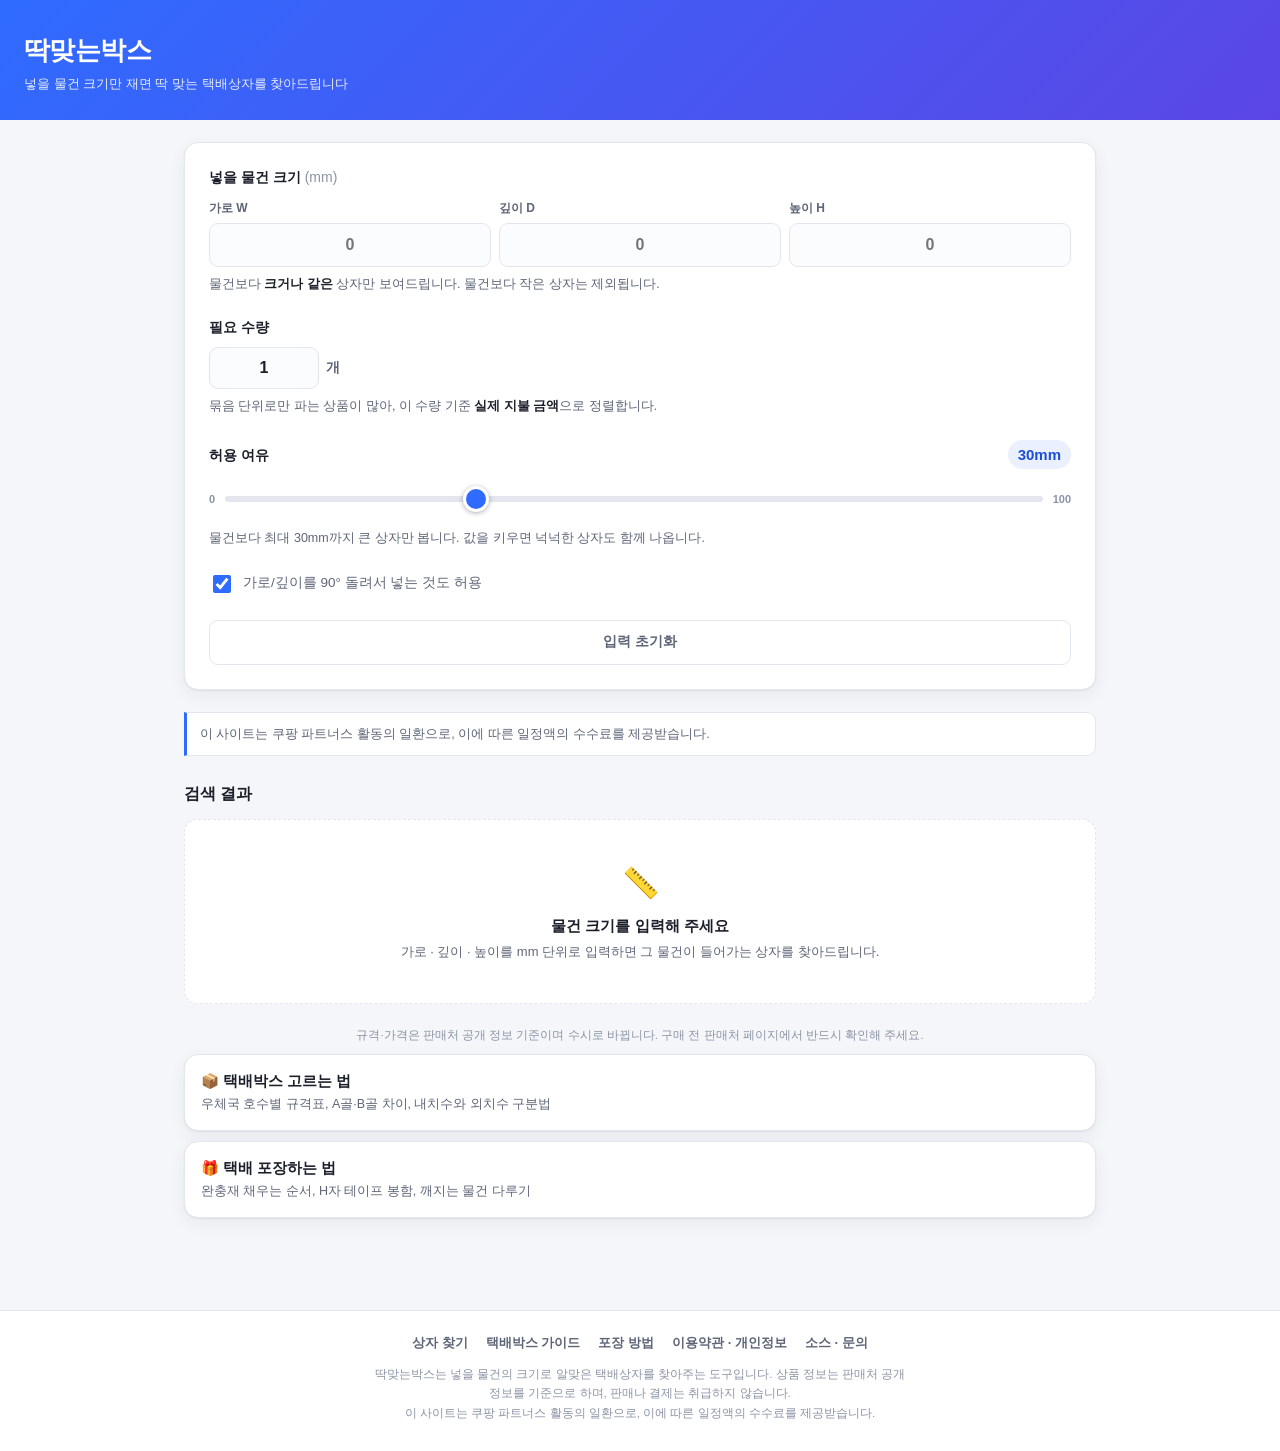
<file: index.html>
<!DOCTYPE html>
<html lang="ko">
<head>
    <meta charset="UTF-8">
    <meta name="viewport" content="width=device-width, initial-scale=1, viewport-fit=cover">
    <meta name="theme-color" content="#2f6bff">
    <title>딱맞는박스 — 물건 크기로 찾는 택배상자</title>
    <meta name="description" content="넣을 물건의 가로·깊이·높이만 입력하면 그 물건이 들어가는 국내 택배상자를 실구매 금액 순으로 비교해 드립니다.">
    <link rel="canonical" href="https://ttakmat-box.netlify.app/">
    <link rel="icon" href="./favicon.svg" type="image/svg+xml">

    <meta property="og:type" content="website">
    <meta property="og:site_name" content="딱맞는박스">
    <meta property="og:title" content="딱맞는박스 — 물건 크기로 찾는 택배상자">
    <meta property="og:description" content="넣을 물건 크기만 재면 딱 맞는 택배상자를 실구매 금액 순으로 찾아드립니다.">
    <meta property="og:url" content="https://ttakmat-box.netlify.app/">
    <meta name="twitter:card" content="summary">

    <link rel="stylesheet" href="./assets/css/style.css?v=4">
</head>
<body>

    <header class="app-header">
        <h1 class="app-header__title">딱맞는박스</h1>
        <p class="app-header__sub">넣을 물건 크기만 재면 딱 맞는 택배상자를 찾아드립니다</p>
    </header>

    <main class="app-main">

        <form class="panel" id="search-form" novalidate>

            <!-- 1. 물건 규격 입력 -->
            <fieldset class="field">
                <legend class="field__label">넣을 물건 크기 <span class="field__unit">(mm)</span></legend>
                <div class="dims">
                    <label class="dims__item">
                        <span class="dims__name">가로 W</span>
                        <input type="number" id="input-w" inputmode="numeric" pattern="[0-9]*"
                               min="1" max="2000" step="1" placeholder="0" autocomplete="off">
                    </label>
                    <label class="dims__item">
                        <span class="dims__name">깊이 D</span>
                        <input type="number" id="input-d" inputmode="numeric" pattern="[0-9]*"
                               min="1" max="2000" step="1" placeholder="0" autocomplete="off">
                    </label>
                    <label class="dims__item">
                        <span class="dims__name">높이 H</span>
                        <input type="number" id="input-h" inputmode="numeric" pattern="[0-9]*"
                               min="1" max="2000" step="1" placeholder="0" autocomplete="off">
                    </label>
                </div>
                <p class="guide">물건보다 <b>크거나 같은</b> 상자만 보여드립니다. 물건보다 작은 상자는 제외됩니다.</p>
                <p class="error-msg" id="input-error" role="alert"></p>
            </fieldset>

            <!-- 2. 필요 수량 -->
            <div class="field">
                <label class="field__label" for="input-qty">필요 수량</label>
                <div class="qty">
                    <input type="number" id="input-qty" inputmode="numeric" pattern="[0-9]*"
                           min="1" max="999" step="1" value="1" autocomplete="off">
                    <span class="qty__unit">개</span>
                </div>
                <p class="guide">묶음 단위로만 파는 상품이 많아, 이 수량 기준 <b>실제 지불 금액</b>으로 정렬합니다.</p>
            </div>

            <!-- 3. 여유 허용치 -->
            <div class="field">
                <div class="field__row">
                    <label class="field__label" for="margin-range">허용 여유</label>
                    <output class="field__output" id="margin-value" for="margin-range">30mm</output>
                </div>
                <div class="slider">
                    <span class="slider__end">0</span>
                    <input type="range" id="margin-range" min="0" max="100" step="5" value="30"
                           aria-describedby="margin-guide">
                    <span class="slider__end">100</span>
                </div>
                <p class="guide" id="margin-guide"></p>
            </div>

            <!-- 4. 회전 허용 -->
            <label class="check">
                <input type="checkbox" id="allow-swap" checked>
                <span>가로/깊이를 90° 돌려서 넣는 것도 허용</span>
            </label>

            <button type="button" class="btn-reset" id="reset-btn">입력 초기화</button>
        </form>

        <!--
            공정위 경제적 이해관계 표시.
            쿠팡 파트너스 최종 승인 심사에서 '이 문구'와 '실제 파트너스 링크'가
            한 화면에 함께 보이는 스크린샷을 요구하므로, 푸터가 아니라
            결과 목록 바로 위에 둔다. 절대 숨기거나 접지 말 것.
        -->
        <p class="affiliate-notice">
            이 사이트는 쿠팡 파트너스 활동의 일환으로, 이에 따른 일정액의 수수료를 제공받습니다.
        </p>

        <!-- 5. 결과 -->
        <section class="results" aria-live="polite">
            <div class="results__head">
                <h2 class="results__title">검색 결과</h2>
                <div class="summary" id="summary"></div>
                <button type="button" class="btn-share" id="share-btn" hidden>링크 복사</button>
            </div>
            <div id="results"></div>
        </section>

        <p class="disclaimer">
            규격·가격은 판매처 공개 정보 기준이며 수시로 바뀝니다. 구매 전 판매처 페이지에서 반드시 확인해 주세요.
        </p>

        <a class="guide-link" href="./guide.html">
            <span class="guide-link__title">📦 택배박스 고르는 법</span>
            <span class="guide-link__desc">우체국 호수별 규격표, A골·B골 차이, 내치수와 외치수 구분법</span>
        </a>

        <a class="guide-link" href="./pack.html">
            <span class="guide-link__title">🎁 택배 포장하는 법</span>
            <span class="guide-link__desc">완충재 채우는 순서, H자 테이프 봉함, 깨지는 물건 다루기</span>
        </a>

    </main>

    <footer class="site-footer">
        <nav class="site-footer__nav">
            <a href="./">상자 찾기</a>
            <a href="./guide.html">택배박스 가이드</a>
            <a href="./pack.html">포장 방법</a>
            <a href="./policy.html">이용약관 · 개인정보</a>
            <a href="https://github.com/dbtjd778/box-finder" target="_blank" rel="noopener noreferrer">소스 · 문의</a>
        </nav>
        <p class="site-footer__desc">
            딱맞는박스는 넣을 물건의 크기로 알맞은 택배상자를 찾아주는 도구입니다.
            상품 정보는 판매처 공개 정보를 기준으로 하며, 판매나 결제는 취급하지 않습니다.<br>
            이 사이트는 쿠팡 파트너스 활동의 일환으로, 이에 따른 일정액의 수수료를 제공받습니다.
        </p>
    </footer>

    <!-- ?v= 는 필수. index.html과 js가 따로 캐시되면 새 HTML + 옛 JS 조합이 만들어져
         제거된 DOM을 참조하다 스크립트가 통째로 죽는다. 구조를 바꿀 때 같이 올릴 것. -->
    <script type="module" src="./src/js/main.js?v=3"></script>
</body>
</html>
</file>
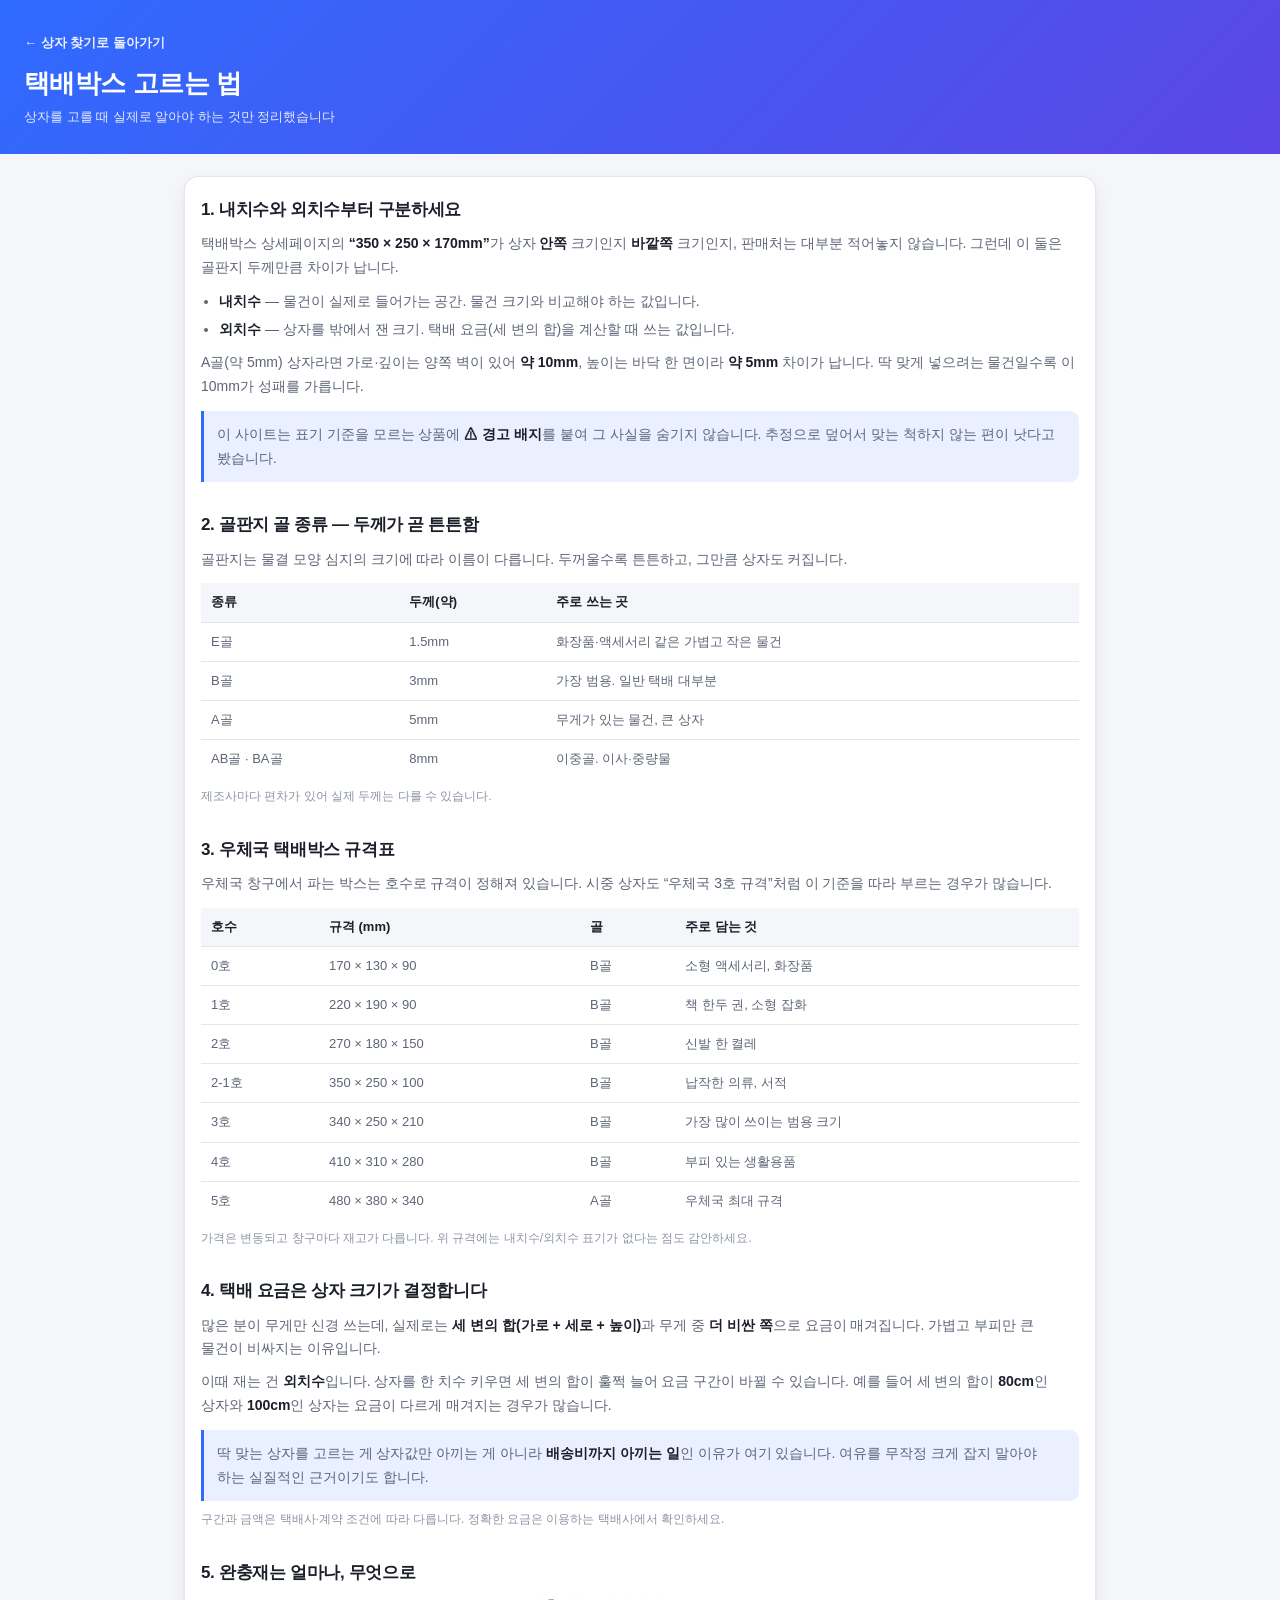
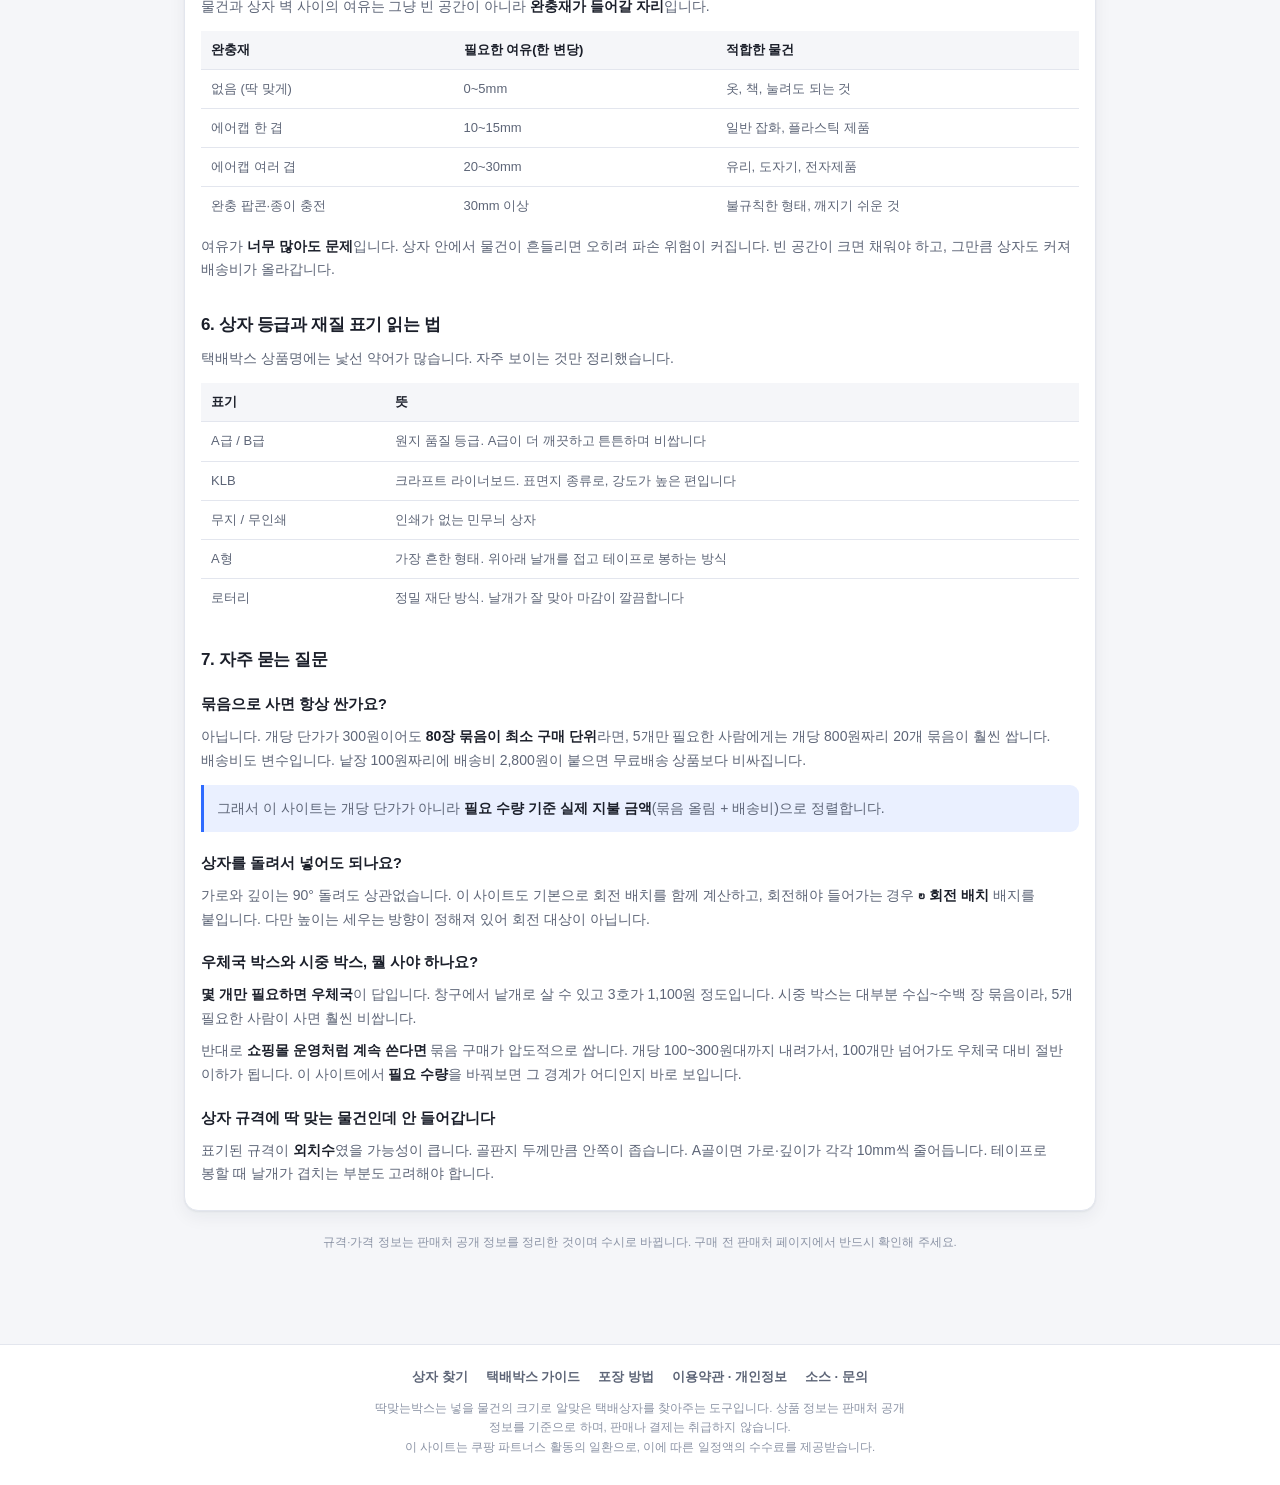
<file: guide.html>
<!DOCTYPE html>
<html lang="ko">
<head>
    <meta charset="UTF-8">
    <meta name="viewport" content="width=device-width, initial-scale=1, viewport-fit=cover">
    <meta name="theme-color" content="#2f6bff">
    <title>택배박스 고르는 법 — 규격 · 골 종류 · 자주 묻는 질문 | 딱맞는박스</title>
    <meta name="description" content="우체국 택배박스 호수별 규격표, 골판지 A골·B골·AB골 차이, 내치수와 외치수 구분법까지. 택배상자를 고를 때 실제로 알아야 하는 것만 정리했습니다.">
    <!-- Netlify가 링크를 확장자 없는 /guide 로 바꿔 서빙하므로 canonical도 그쪽에 맞춘다.
         /guide 와 /guide.html 이 둘 다 200을 주기 때문에 하나로 못박아야 중복으로 안 잡힌다. -->
    <link rel="canonical" href="https://ttakmat-box.netlify.app/guide">
    <link rel="icon" href="./favicon.svg" type="image/svg+xml">
    <link rel="stylesheet" href="./assets/css/style.css?v=4">
</head>
<body>

    <header class="app-header">
        <a class="app-header__back" href="./">← 상자 찾기로 돌아가기</a>
        <h1 class="app-header__title">택배박스 고르는 법</h1>
        <p class="app-header__sub">상자를 고를 때 실제로 알아야 하는 것만 정리했습니다</p>
    </header>

    <main class="app-main">

        <article class="prose">

            <h2>1. 내치수와 외치수부터 구분하세요</h2>
            <p>
                택배박스 상세페이지의 <b>“350 × 250 × 170mm”</b>가 상자 <b>안쪽</b> 크기인지 <b>바깥쪽</b> 크기인지,
                판매처는 대부분 적어놓지 않습니다. 그런데 이 둘은 골판지 두께만큼 차이가 납니다.
            </p>
            <ul>
                <li><b>내치수</b> — 물건이 실제로 들어가는 공간. 물건 크기와 비교해야 하는 값입니다.</li>
                <li><b>외치수</b> — 상자를 밖에서 잰 크기. 택배 요금(세 변의 합)을 계산할 때 쓰는 값입니다.</li>
            </ul>
            <p>
                A골(약 5mm) 상자라면 가로·깊이는 양쪽 벽이 있어 <b>약 10mm</b>, 높이는 바닥 한 면이라 <b>약 5mm</b> 차이가 납니다.
                딱 맞게 넣으려는 물건일수록 이 10mm가 성패를 가릅니다.
            </p>
            <p class="callout">
                이 사이트는 표기 기준을 모르는 상품에 <b>⚠ 경고 배지</b>를 붙여 그 사실을 숨기지 않습니다.
                추정으로 덮어서 맞는 척하지 않는 편이 낫다고 봤습니다.
            </p>

            <h2>2. 골판지 골 종류 — 두께가 곧 튼튼함</h2>
            <p>골판지는 물결 모양 심지의 크기에 따라 이름이 다릅니다. 두꺼울수록 튼튼하고, 그만큼 상자도 커집니다.</p>
            <div class="table-wrap">
                <table>
                    <thead>
                        <tr><th>종류</th><th>두께(약)</th><th>주로 쓰는 곳</th></tr>
                    </thead>
                    <tbody>
                        <tr><td>E골</td><td>1.5mm</td><td>화장품·액세서리 같은 가볍고 작은 물건</td></tr>
                        <tr><td>B골</td><td>3mm</td><td>가장 범용. 일반 택배 대부분</td></tr>
                        <tr><td>A골</td><td>5mm</td><td>무게가 있는 물건, 큰 상자</td></tr>
                        <tr><td>AB골 · BA골</td><td>8mm</td><td>이중골. 이사·중량물</td></tr>
                    </tbody>
                </table>
            </div>
            <p class="note">제조사마다 편차가 있어 실제 두께는 다를 수 있습니다.</p>

            <h2>3. 우체국 택배박스 규격표</h2>
            <p>우체국 창구에서 파는 박스는 호수로 규격이 정해져 있습니다. 시중 상자도 “우체국 3호 규격”처럼 이 기준을 따라 부르는 경우가 많습니다.</p>
            <div class="table-wrap">
                <table>
                    <thead>
                        <tr><th>호수</th><th>규격 (mm)</th><th>골</th><th>주로 담는 것</th></tr>
                    </thead>
                    <tbody>
                        <tr><td>0호</td><td>170 × 130 × 90</td><td>B골</td><td>소형 액세서리, 화장품</td></tr>
                        <tr><td>1호</td><td>220 × 190 × 90</td><td>B골</td><td>책 한두 권, 소형 잡화</td></tr>
                        <tr><td>2호</td><td>270 × 180 × 150</td><td>B골</td><td>신발 한 켤레</td></tr>
                        <tr><td>2-1호</td><td>350 × 250 × 100</td><td>B골</td><td>납작한 의류, 서적</td></tr>
                        <tr><td>3호</td><td>340 × 250 × 210</td><td>B골</td><td>가장 많이 쓰이는 범용 크기</td></tr>
                        <tr><td>4호</td><td>410 × 310 × 280</td><td>B골</td><td>부피 있는 생활용품</td></tr>
                        <tr><td>5호</td><td>480 × 380 × 340</td><td>A골</td><td>우체국 최대 규격</td></tr>
                    </tbody>
                </table>
            </div>
            <p class="note">
                가격은 변동되고 창구마다 재고가 다릅니다. 위 규격에는 내치수/외치수 표기가 없다는 점도 감안하세요.
            </p>

            <h2>4. 택배 요금은 상자 크기가 결정합니다</h2>
            <p>
                많은 분이 무게만 신경 쓰는데, 실제로는 <b>세 변의 합(가로 + 세로 + 높이)</b>과 무게 중
                <b>더 비싼 쪽</b>으로 요금이 매겨집니다. 가볍고 부피만 큰 물건이 비싸지는 이유입니다.
            </p>
            <p>
                이때 재는 건 <b>외치수</b>입니다. 상자를 한 치수 키우면 세 변의 합이 훌쩍 늘어 요금 구간이 바뀔 수 있습니다.
                예를 들어 세 변의 합이 <b>80cm</b>인 상자와 <b>100cm</b>인 상자는 요금이 다르게 매겨지는 경우가 많습니다.
            </p>
            <p class="callout">
                딱 맞는 상자를 고르는 게 상자값만 아끼는 게 아니라 <b>배송비까지 아끼는 일</b>인 이유가 여기 있습니다.
                여유를 무작정 크게 잡지 말아야 하는 실질적인 근거이기도 합니다.
            </p>
            <p class="note">
                구간과 금액은 택배사·계약 조건에 따라 다릅니다. 정확한 요금은 이용하는 택배사에서 확인하세요.
            </p>

            <h2>5. 완충재는 얼마나, 무엇으로</h2>
            <p>물건과 상자 벽 사이의 여유는 그냥 빈 공간이 아니라 <b>완충재가 들어갈 자리</b>입니다.</p>
            <div class="table-wrap">
                <table>
                    <thead>
                        <tr><th>완충재</th><th>필요한 여유(한 변당)</th><th>적합한 물건</th></tr>
                    </thead>
                    <tbody>
                        <tr><td>없음 (딱 맞게)</td><td>0~5mm</td><td>옷, 책, 눌려도 되는 것</td></tr>
                        <tr><td>에어캡 한 겹</td><td>10~15mm</td><td>일반 잡화, 플라스틱 제품</td></tr>
                        <tr><td>에어캡 여러 겹</td><td>20~30mm</td><td>유리, 도자기, 전자제품</td></tr>
                        <tr><td>완충 팝콘·종이 충전</td><td>30mm 이상</td><td>불규칙한 형태, 깨지기 쉬운 것</td></tr>
                    </tbody>
                </table>
            </div>
            <p>
                여유가 <b>너무 많아도 문제</b>입니다. 상자 안에서 물건이 흔들리면 오히려 파손 위험이 커집니다.
                빈 공간이 크면 채워야 하고, 그만큼 상자도 커져 배송비가 올라갑니다.
            </p>

            <h2>6. 상자 등급과 재질 표기 읽는 법</h2>
            <p>택배박스 상품명에는 낯선 약어가 많습니다. 자주 보이는 것만 정리했습니다.</p>
            <div class="table-wrap">
                <table>
                    <thead>
                        <tr><th>표기</th><th>뜻</th></tr>
                    </thead>
                    <tbody>
                        <tr><td>A급 / B급</td><td>원지 품질 등급. A급이 더 깨끗하고 튼튼하며 비쌉니다</td></tr>
                        <tr><td>KLB</td><td>크라프트 라이너보드. 표면지 종류로, 강도가 높은 편입니다</td></tr>
                        <tr><td>무지 / 무인쇄</td><td>인쇄가 없는 민무늬 상자</td></tr>
                        <tr><td>A형</td><td>가장 흔한 형태. 위아래 날개를 접고 테이프로 봉하는 방식</td></tr>
                        <tr><td>로터리</td><td>정밀 재단 방식. 날개가 잘 맞아 마감이 깔끔합니다</td></tr>
                    </tbody>
                </table>
            </div>

            <h2>7. 자주 묻는 질문</h2>

            <h3>묶음으로 사면 항상 싼가요?</h3>
            <p>
                아닙니다. 개당 단가가 300원이어도 <b>80장 묶음이 최소 구매 단위</b>라면, 5개만 필요한 사람에게는
                개당 800원짜리 20개 묶음이 훨씬 쌉니다. 배송비도 변수입니다. 낱장 100원짜리에 배송비 2,800원이 붙으면
                무료배송 상품보다 비싸집니다.
            </p>
            <p class="callout">
                그래서 이 사이트는 개당 단가가 아니라 <b>필요 수량 기준 실제 지불 금액</b>(묶음 올림 + 배송비)으로 정렬합니다.
            </p>

            <h3>상자를 돌려서 넣어도 되나요?</h3>
            <p>
                가로와 깊이는 90° 돌려도 상관없습니다. 이 사이트도 기본으로 회전 배치를 함께 계산하고,
                회전해야 들어가는 경우 <b>↻ 회전 배치</b> 배지를 붙입니다. 다만 높이는 세우는 방향이 정해져 있어 회전 대상이 아닙니다.
            </p>

            <h3>우체국 박스와 시중 박스, 뭘 사야 하나요?</h3>
            <p>
                <b>몇 개만 필요하면 우체국</b>이 답입니다. 창구에서 낱개로 살 수 있고 3호가 1,100원 정도입니다.
                시중 박스는 대부분 수십~수백 장 묶음이라, 5개 필요한 사람이 사면 훨씬 비쌉니다.
            </p>
            <p>
                반대로 <b>쇼핑몰 운영처럼 계속 쓴다면</b> 묶음 구매가 압도적으로 쌉니다.
                개당 100~300원대까지 내려가서, 100개만 넘어가도 우체국 대비 절반 이하가 됩니다.
                이 사이트에서 <b>필요 수량</b>을 바꿔보면 그 경계가 어디인지 바로 보입니다.
            </p>

            <h3>상자 규격에 딱 맞는 물건인데 안 들어갑니다</h3>
            <p>
                표기된 규격이 <b>외치수</b>였을 가능성이 큽니다. 골판지 두께만큼 안쪽이 좁습니다.
                A골이면 가로·깊이가 각각 10mm씩 줄어듭니다. 테이프로 봉할 때 날개가 겹치는 부분도 고려해야 합니다.
            </p>

        </article>

        <p class="disclaimer">
            규격·가격 정보는 판매처 공개 정보를 정리한 것이며 수시로 바뀝니다. 구매 전 판매처 페이지에서 반드시 확인해 주세요.
        </p>

    </main>

    <footer class="site-footer">
        <nav class="site-footer__nav">
            <a href="./">상자 찾기</a>
            <a href="./guide.html">택배박스 가이드</a>
            <a href="./pack.html">포장 방법</a>
            <a href="./policy.html">이용약관 · 개인정보</a>
            <a href="https://github.com/dbtjd778/box-finder" target="_blank" rel="noopener noreferrer">소스 · 문의</a>
        </nav>
        <p class="site-footer__desc">
            딱맞는박스는 넣을 물건의 크기로 알맞은 택배상자를 찾아주는 도구입니다.
            상품 정보는 판매처 공개 정보를 기준으로 하며, 판매나 결제는 취급하지 않습니다.<br>
            이 사이트는 쿠팡 파트너스 활동의 일환으로, 이에 따른 일정액의 수수료를 제공받습니다.
        </p>
    </footer>

</body>
</html>
</file>
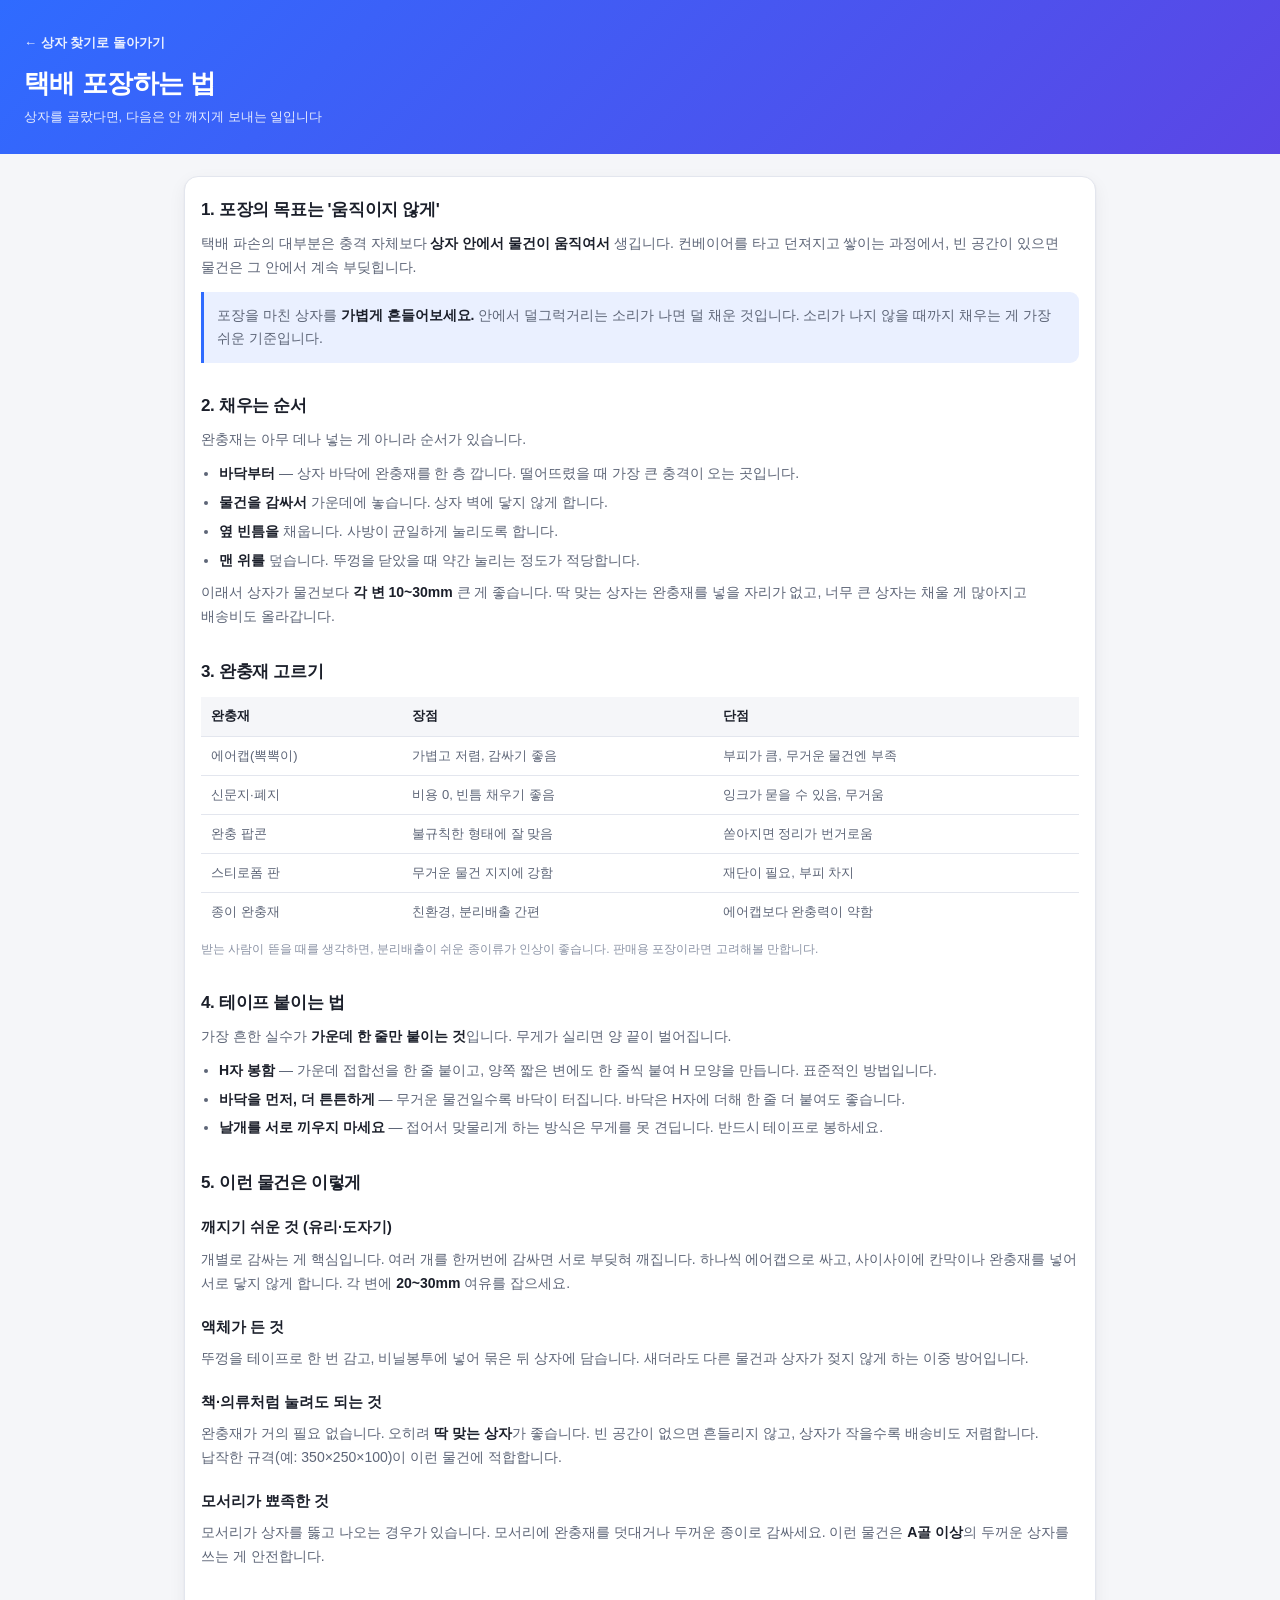
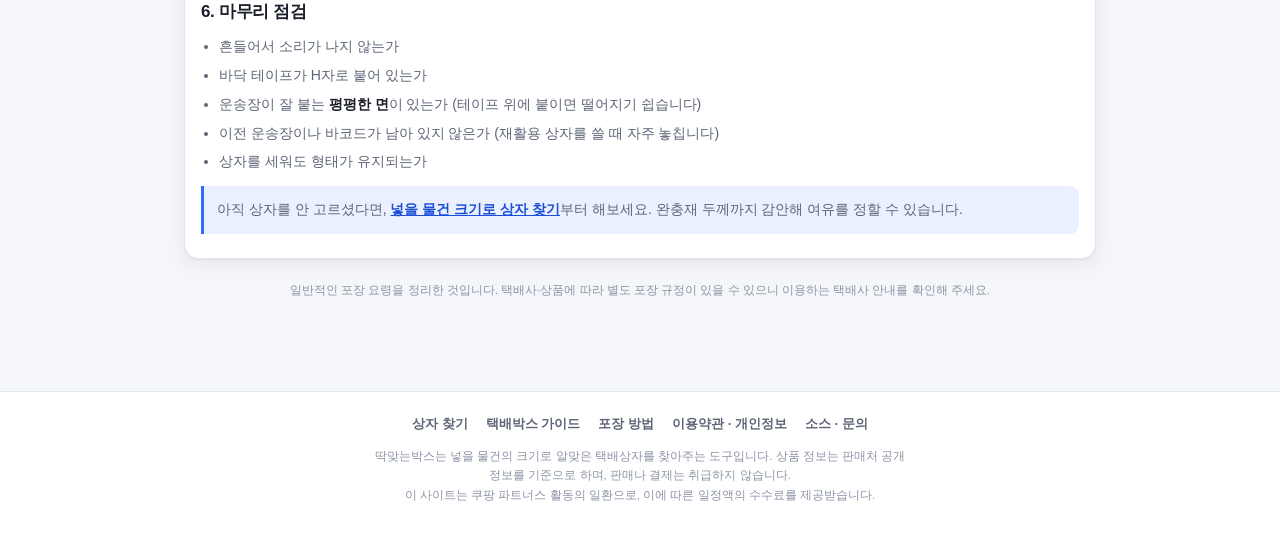
<file: pack.html>
<!DOCTYPE html>
<html lang="ko">
<head>
    <meta charset="UTF-8">
    <meta name="viewport" content="width=device-width, initial-scale=1, viewport-fit=cover">
    <meta name="theme-color" content="#2f6bff">
    <title>택배 포장하는 법 — 완충재 · 테이프 · 파손 방지 | 딱맞는박스</title>
    <meta name="description" content="상자를 골랐다면 다음은 포장입니다. 완충재 채우는 순서, 테이프 붙이는 방법, 깨지기 쉬운 물건 다루는 법과 흔한 실수까지 정리했습니다.">
    <link rel="canonical" href="https://ttakmat-box.netlify.app/pack">
    <link rel="icon" href="./favicon.svg" type="image/svg+xml">
    <link rel="stylesheet" href="./assets/css/style.css?v=4">
</head>
<body>

    <header class="app-header">
        <a class="app-header__back" href="./">← 상자 찾기로 돌아가기</a>
        <h1 class="app-header__title">택배 포장하는 법</h1>
        <p class="app-header__sub">상자를 골랐다면, 다음은 안 깨지게 보내는 일입니다</p>
    </header>

    <main class="app-main">

        <article class="prose">

            <h2>1. 포장의 목표는 '움직이지 않게'</h2>
            <p>
                택배 파손의 대부분은 충격 자체보다 <b>상자 안에서 물건이 움직여서</b> 생깁니다.
                컨베이어를 타고 던져지고 쌓이는 과정에서, 빈 공간이 있으면 물건은 그 안에서 계속 부딪힙니다.
            </p>
            <p class="callout">
                포장을 마친 상자를 <b>가볍게 흔들어보세요.</b> 안에서 덜그럭거리는 소리가 나면 덜 채운 것입니다.
                소리가 나지 않을 때까지 채우는 게 가장 쉬운 기준입니다.
            </p>

            <h2>2. 채우는 순서</h2>
            <p>완충재는 아무 데나 넣는 게 아니라 순서가 있습니다.</p>
            <ul>
                <li><b>바닥부터</b> — 상자 바닥에 완충재를 한 층 깝니다. 떨어뜨렸을 때 가장 큰 충격이 오는 곳입니다.</li>
                <li><b>물건을 감싸서</b> 가운데에 놓습니다. 상자 벽에 닿지 않게 합니다.</li>
                <li><b>옆 빈틈을</b> 채웁니다. 사방이 균일하게 눌리도록 합니다.</li>
                <li><b>맨 위를</b> 덮습니다. 뚜껑을 닫았을 때 약간 눌리는 정도가 적당합니다.</li>
            </ul>
            <p>
                이래서 상자가 물건보다 <b>각 변 10~30mm</b> 큰 게 좋습니다.
                딱 맞는 상자는 완충재를 넣을 자리가 없고, 너무 큰 상자는 채울 게 많아지고 배송비도 올라갑니다.
            </p>

            <h2>3. 완충재 고르기</h2>
            <div class="table-wrap">
                <table>
                    <thead>
                        <tr><th>완충재</th><th>장점</th><th>단점</th></tr>
                    </thead>
                    <tbody>
                        <tr><td>에어캡(뽁뽁이)</td><td>가볍고 저렴, 감싸기 좋음</td><td>부피가 큼, 무거운 물건엔 부족</td></tr>
                        <tr><td>신문지·폐지</td><td>비용 0, 빈틈 채우기 좋음</td><td>잉크가 묻을 수 있음, 무거움</td></tr>
                        <tr><td>완충 팝콘</td><td>불규칙한 형태에 잘 맞음</td><td>쏟아지면 정리가 번거로움</td></tr>
                        <tr><td>스티로폼 판</td><td>무거운 물건 지지에 강함</td><td>재단이 필요, 부피 차지</td></tr>
                        <tr><td>종이 완충재</td><td>친환경, 분리배출 간편</td><td>에어캡보다 완충력이 약함</td></tr>
                    </tbody>
                </table>
            </div>
            <p class="note">
                받는 사람이 뜯을 때를 생각하면, 분리배출이 쉬운 종이류가 인상이 좋습니다.
                판매용 포장이라면 고려해볼 만합니다.
            </p>

            <h2>4. 테이프 붙이는 법</h2>
            <p>
                가장 흔한 실수가 <b>가운데 한 줄만 붙이는 것</b>입니다. 무게가 실리면 양 끝이 벌어집니다.
            </p>
            <ul>
                <li><b>H자 봉함</b> — 가운데 접합선을 한 줄 붙이고, 양쪽 짧은 변에도 한 줄씩 붙여 H 모양을 만듭니다. 표준적인 방법입니다.</li>
                <li><b>바닥을 먼저, 더 튼튼하게</b> — 무거운 물건일수록 바닥이 터집니다. 바닥은 H자에 더해 한 줄 더 붙여도 좋습니다.</li>
                <li><b>날개를 서로 끼우지 마세요</b> — 접어서 맞물리게 하는 방식은 무게를 못 견딥니다. 반드시 테이프로 봉하세요.</li>
            </ul>

            <h2>5. 이런 물건은 이렇게</h2>

            <h3>깨지기 쉬운 것 (유리·도자기)</h3>
            <p>
                개별로 감싸는 게 핵심입니다. 여러 개를 한꺼번에 감싸면 서로 부딪혀 깨집니다.
                하나씩 에어캡으로 싸고, 사이사이에 칸막이나 완충재를 넣어 서로 닿지 않게 합니다.
                각 변에 <b>20~30mm</b> 여유를 잡으세요.
            </p>

            <h3>액체가 든 것</h3>
            <p>
                뚜껑을 테이프로 한 번 감고, 비닐봉투에 넣어 묶은 뒤 상자에 담습니다.
                새더라도 다른 물건과 상자가 젖지 않게 하는 이중 방어입니다.
            </p>

            <h3>책·의류처럼 눌려도 되는 것</h3>
            <p>
                완충재가 거의 필요 없습니다. 오히려 <b>딱 맞는 상자</b>가 좋습니다.
                빈 공간이 없으면 흔들리지 않고, 상자가 작을수록 배송비도 저렴합니다.
                납작한 규격(예: 350×250×100)이 이런 물건에 적합합니다.
            </p>

            <h3>모서리가 뾰족한 것</h3>
            <p>
                모서리가 상자를 뚫고 나오는 경우가 있습니다. 모서리에 완충재를 덧대거나 두꺼운 종이로 감싸세요.
                이런 물건은 <b>A골 이상</b>의 두꺼운 상자를 쓰는 게 안전합니다.
            </p>

            <h2>6. 마무리 점검</h2>
            <ul>
                <li>흔들어서 소리가 나지 않는가</li>
                <li>바닥 테이프가 H자로 붙어 있는가</li>
                <li>운송장이 잘 붙는 <b>평평한 면</b>이 있는가 (테이프 위에 붙이면 떨어지기 쉽습니다)</li>
                <li>이전 운송장이나 바코드가 남아 있지 않은가 (재활용 상자를 쓸 때 자주 놓칩니다)</li>
                <li>상자를 세워도 형태가 유지되는가</li>
            </ul>
            <p class="callout">
                아직 상자를 안 고르셨다면, <a class="inline-link" href="./">넣을 물건 크기로 상자 찾기</a>부터 해보세요.
                완충재 두께까지 감안해 여유를 정할 수 있습니다.
            </p>

        </article>

        <p class="disclaimer">
            일반적인 포장 요령을 정리한 것입니다. 택배사·상품에 따라 별도 포장 규정이 있을 수 있으니 이용하는 택배사 안내를 확인해 주세요.
        </p>

    </main>

    <footer class="site-footer">
        <nav class="site-footer__nav">
            <a href="./">상자 찾기</a>
            <a href="./guide.html">택배박스 가이드</a>
            <a href="./pack.html">포장 방법</a>
            <a href="./policy.html">이용약관 · 개인정보</a>
            <a href="https://github.com/dbtjd778/box-finder" target="_blank" rel="noopener noreferrer">소스 · 문의</a>
        </nav>
        <p class="site-footer__desc">
            딱맞는박스는 넣을 물건의 크기로 알맞은 택배상자를 찾아주는 도구입니다.
            상품 정보는 판매처 공개 정보를 기준으로 하며, 판매나 결제는 취급하지 않습니다.<br>
            이 사이트는 쿠팡 파트너스 활동의 일환으로, 이에 따른 일정액의 수수료를 제공받습니다.
        </p>
    </footer>

</body>
</html>
</file>
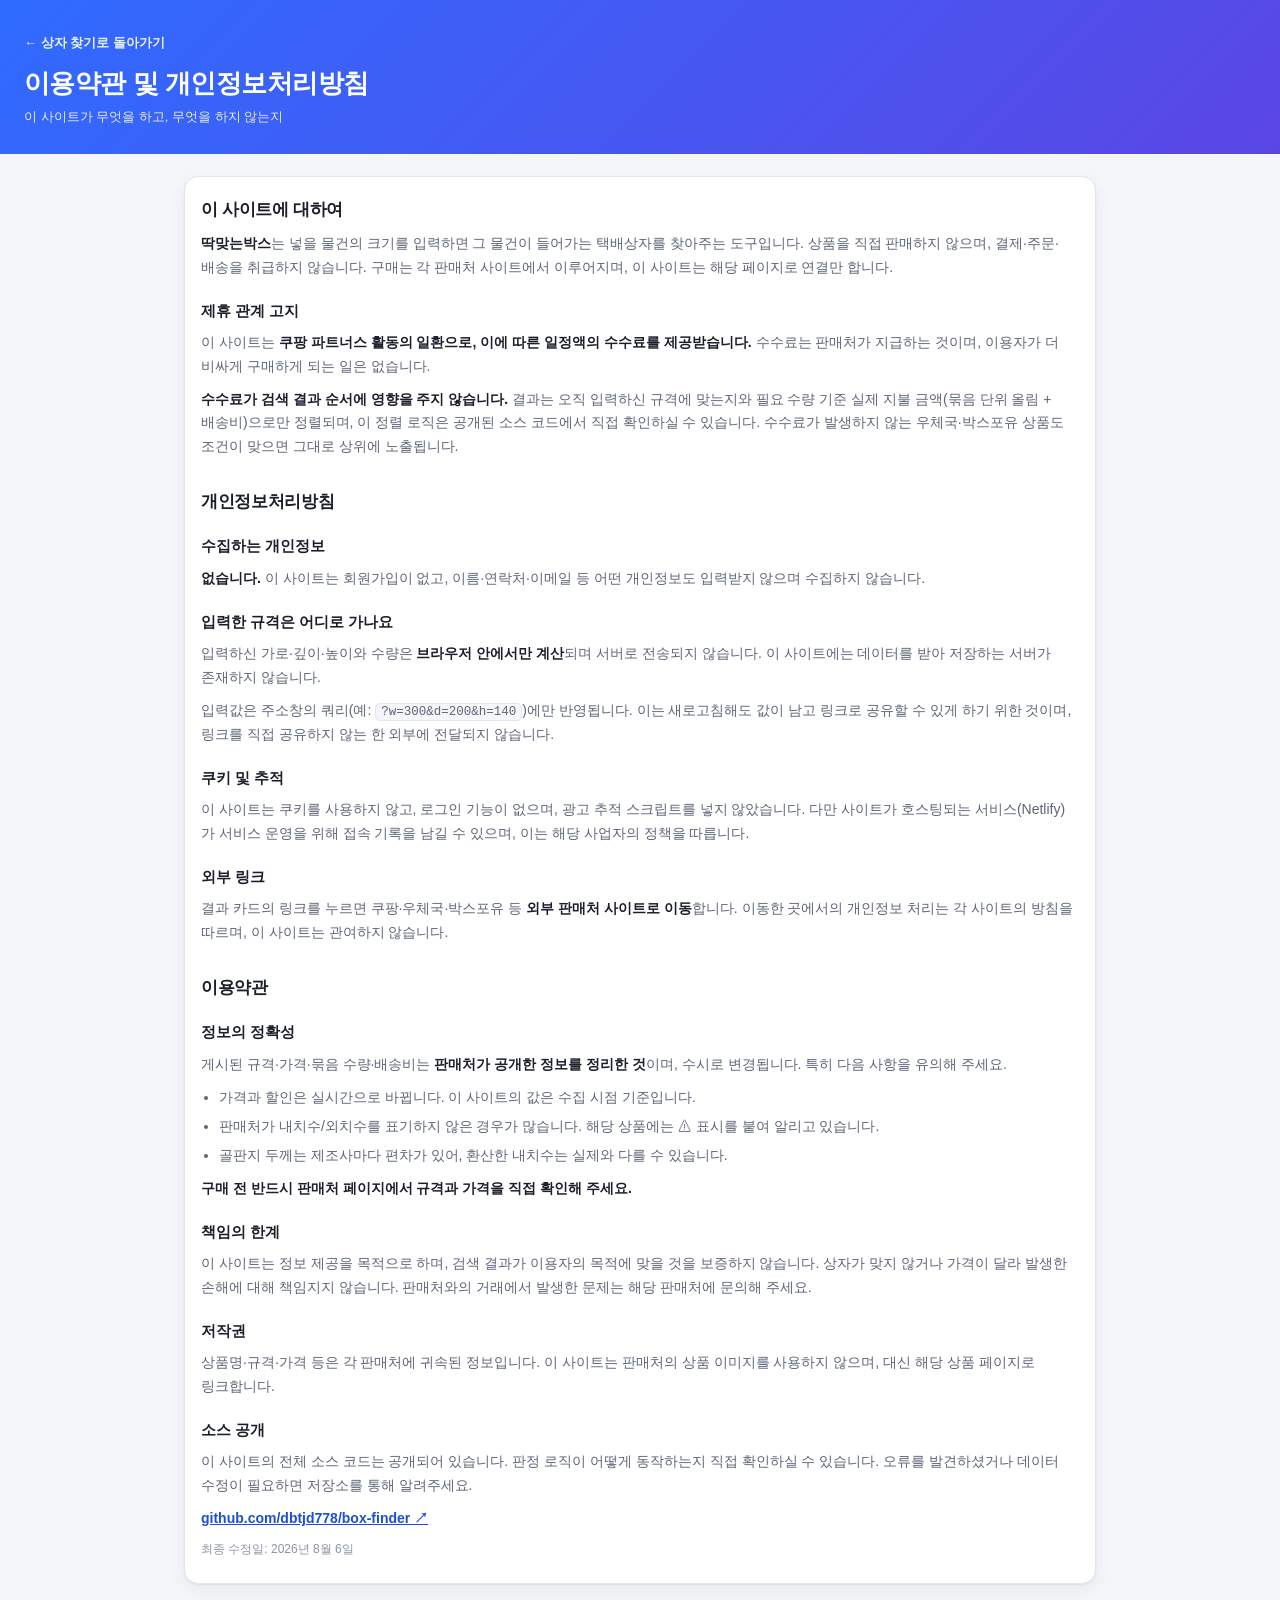
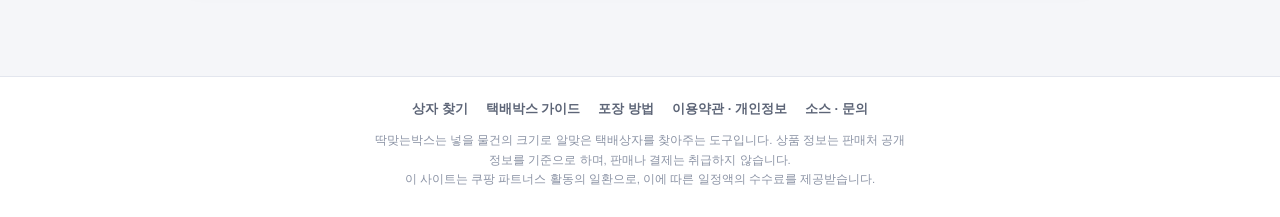
<file: policy.html>
<!DOCTYPE html>
<html lang="ko">
<head>
    <meta charset="UTF-8">
    <meta name="viewport" content="width=device-width, initial-scale=1, viewport-fit=cover">
    <meta name="theme-color" content="#2f6bff">
    <title>이용약관 및 개인정보처리방침 | 딱맞는박스</title>
    <meta name="description" content="딱맞는박스의 이용약관과 개인정보처리방침입니다. 이 사이트는 회원가입이 없고 어떤 개인정보도 수집하지 않습니다.">
    <link rel="canonical" href="https://ttakmat-box.netlify.app/policy">
    <link rel="icon" href="./favicon.svg" type="image/svg+xml">
    <link rel="stylesheet" href="./assets/css/style.css?v=4">
</head>
<body>

    <header class="app-header">
        <a class="app-header__back" href="./">← 상자 찾기로 돌아가기</a>
        <h1 class="app-header__title">이용약관 및 개인정보처리방침</h1>
        <p class="app-header__sub">이 사이트가 무엇을 하고, 무엇을 하지 않는지</p>
    </header>

    <main class="app-main">

        <article class="prose">

            <h2>이 사이트에 대하여</h2>
            <p>
                <b>딱맞는박스</b>는 넣을 물건의 크기를 입력하면 그 물건이 들어가는 택배상자를 찾아주는 도구입니다.
                상품을 직접 판매하지 않으며, 결제·주문·배송을 취급하지 않습니다.
                구매는 각 판매처 사이트에서 이루어지며, 이 사이트는 해당 페이지로 연결만 합니다.
            </p>

            <h3>제휴 관계 고지</h3>
            <p>
                이 사이트는 <b>쿠팡 파트너스 활동의 일환으로, 이에 따른 일정액의 수수료를 제공받습니다.</b>
                수수료는 판매처가 지급하는 것이며, 이용자가 더 비싸게 구매하게 되는 일은 없습니다.
            </p>
            <p>
                <b>수수료가 검색 결과 순서에 영향을 주지 않습니다.</b> 결과는 오직 입력하신 규격에 맞는지와
                필요 수량 기준 실제 지불 금액(묶음 단위 올림 + 배송비)으로만 정렬되며, 이 정렬 로직은
                공개된 소스 코드에서 직접 확인하실 수 있습니다.
                수수료가 발생하지 않는 우체국·박스포유 상품도 조건이 맞으면 그대로 상위에 노출됩니다.
            </p>

            <h2>개인정보처리방침</h2>

            <h3>수집하는 개인정보</h3>
            <p>
                <b>없습니다.</b> 이 사이트는 회원가입이 없고, 이름·연락처·이메일 등 어떤 개인정보도 입력받지 않으며 수집하지 않습니다.
            </p>

            <h3>입력한 규격은 어디로 가나요</h3>
            <p>
                입력하신 가로·깊이·높이와 수량은 <b>브라우저 안에서만 계산</b>되며 서버로 전송되지 않습니다.
                이 사이트에는 데이터를 받아 저장하는 서버가 존재하지 않습니다.
            </p>
            <p>
                입력값은 주소창의 쿼리(예: <code>?w=300&amp;d=200&amp;h=140</code>)에만 반영됩니다.
                이는 새로고침해도 값이 남고 링크로 공유할 수 있게 하기 위한 것이며, 링크를 직접 공유하지 않는 한 외부에 전달되지 않습니다.
            </p>

            <h3>쿠키 및 추적</h3>
            <p>
                이 사이트는 쿠키를 사용하지 않고, 로그인 기능이 없으며, 광고 추적 스크립트를 넣지 않았습니다.
                다만 사이트가 호스팅되는 서비스(Netlify)가 서비스 운영을 위해 접속 기록을 남길 수 있으며,
                이는 해당 사업자의 정책을 따릅니다.
            </p>

            <h3>외부 링크</h3>
            <p>
                결과 카드의 링크를 누르면 쿠팡·우체국·박스포유 등 <b>외부 판매처 사이트로 이동</b>합니다.
                이동한 곳에서의 개인정보 처리는 각 사이트의 방침을 따르며, 이 사이트는 관여하지 않습니다.
            </p>

            <h2>이용약관</h2>

            <h3>정보의 정확성</h3>
            <p>
                게시된 규격·가격·묶음 수량·배송비는 <b>판매처가 공개한 정보를 정리한 것</b>이며, 수시로 변경됩니다.
                특히 다음 사항을 유의해 주세요.
            </p>
            <ul>
                <li>가격과 할인은 실시간으로 바뀝니다. 이 사이트의 값은 수집 시점 기준입니다.</li>
                <li>판매처가 내치수/외치수를 표기하지 않은 경우가 많습니다. 해당 상품에는 ⚠ 표시를 붙여 알리고 있습니다.</li>
                <li>골판지 두께는 제조사마다 편차가 있어, 환산한 내치수는 실제와 다를 수 있습니다.</li>
            </ul>
            <p>
                <b>구매 전 반드시 판매처 페이지에서 규격과 가격을 직접 확인해 주세요.</b>
            </p>

            <h3>책임의 한계</h3>
            <p>
                이 사이트는 정보 제공을 목적으로 하며, 검색 결과가 이용자의 목적에 맞을 것을 보증하지 않습니다.
                상자가 맞지 않거나 가격이 달라 발생한 손해에 대해 책임지지 않습니다.
                판매처와의 거래에서 발생한 문제는 해당 판매처에 문의해 주세요.
            </p>

            <h3>저작권</h3>
            <p>
                상품명·규격·가격 등은 각 판매처에 귀속된 정보입니다.
                이 사이트는 판매처의 상품 이미지를 사용하지 않으며, 대신 해당 상품 페이지로 링크합니다.
            </p>

            <h3>소스 공개</h3>
            <p>
                이 사이트의 전체 소스 코드는 공개되어 있습니다. 판정 로직이 어떻게 동작하는지 직접 확인하실 수 있습니다.
                오류를 발견하셨거나 데이터 수정이 필요하면 저장소를 통해 알려주세요.
            </p>
            <p>
                <a class="inline-link" href="https://github.com/dbtjd778/box-finder" target="_blank" rel="noopener noreferrer">
                    github.com/dbtjd778/box-finder ↗
                </a>
            </p>

            <p class="note">최종 수정일: 2026년 8월 6일</p>

        </article>

    </main>

    <footer class="site-footer">
        <nav class="site-footer__nav">
            <a href="./">상자 찾기</a>
            <a href="./guide.html">택배박스 가이드</a>
            <a href="./pack.html">포장 방법</a>
            <a href="./policy.html">이용약관 · 개인정보</a>
            <a href="https://github.com/dbtjd778/box-finder" target="_blank" rel="noopener noreferrer">소스 · 문의</a>
        </nav>
        <p class="site-footer__desc">
            딱맞는박스는 넣을 물건의 크기로 알맞은 택배상자를 찾아주는 도구입니다.
            상품 정보는 판매처 공개 정보를 기준으로 하며, 판매나 결제는 취급하지 않습니다.<br>
            이 사이트는 쿠팡 파트너스 활동의 일환으로, 이에 따른 일정액의 수수료를 제공받습니다.
        </p>
    </footer>

</body>
</html>
</file>
<file: assets/css/style.css>
/* ============================================================
   딱맞는박스 — Mobile First
   기준 폭 360px에서 설계하고 640px / 960px에서 확장한다.
   ============================================================ */

:root {
    --brand: #2f6bff;
    --brand-dark: #1c4fd8;
    --brand-soft: #eaf0ff;

    --bg: #f5f6f9;
    --surface: #ffffff;
    --line: #e3e6ee;

    --text: #1b1f2a;
    --text-sub: #5d6577;
    --text-mute: #8b93a5;

    --ok: #12855f;
    --ok-soft: #e3f6ee;
    --warn: #b5610a;
    --warn-soft: #fdf0e0;
    --danger: #cf3350;

    --radius: 14px;
    --radius-sm: 9px;
    --shadow: 0 1px 2px rgba(20, 26, 45, .06), 0 6px 18px rgba(20, 26, 45, .06);
}

* { box-sizing: border-box; }

html { -webkit-text-size-adjust: 100%; }

body {
    margin: 0;
    background: var(--bg);
    color: var(--text);
    font-family: "Pretendard", -apple-system, BlinkMacSystemFont, "Segoe UI",
                 "Malgun Gothic", "Apple SD Gothic Neo", sans-serif;
    font-size: 15px;
    line-height: 1.55;
    word-break: keep-all;
}

h1, h2, h3, p, figure, fieldset, legend { margin: 0; }
fieldset { border: 0; padding: 0; min-inline-size: 0; }
button { font: inherit; cursor: pointer; }

/* ---------------- 헤더 ---------------- */

.app-header {
    padding: 22px 16px 18px;
    background: linear-gradient(135deg, var(--brand) 0%, #5b46e5 100%);
    color: #fff;
}

.app-header__title {
    font-size: 21px;
    font-weight: 800;
    letter-spacing: -.02em;
}

.app-header__sub {
    margin-top: 4px;
    font-size: 13px;
    opacity: .88;
}

.app-main {
    max-width: 960px;
    margin: 0 auto;
    padding: 16px 16px calc(40px + env(safe-area-inset-bottom));
}

/* ---------------- 입력 패널 ---------------- */

.panel {
    display: grid;
    gap: 20px;
    padding: 18px 16px;
    background: var(--surface);
    border: 1px solid var(--line);
    border-radius: var(--radius);
    box-shadow: var(--shadow);
}

.field__label {
    display: block;
    font-size: 14px;
    font-weight: 700;
    color: var(--text);
    padding: 0;
}

.field__unit {
    font-weight: 500;
    color: var(--text-mute);
}

.field__row {
    display: flex;
    align-items: baseline;
    justify-content: space-between;
    margin-bottom: 8px;
}

.field__output {
    padding: 3px 10px;
    border-radius: 999px;
    background: var(--brand-soft);
    font-size: 15px;
    font-weight: 800;
    color: var(--brand-dark);
    font-variant-numeric: tabular-nums;
}

.guide {
    margin-top: 8px;
    font-size: 12.5px;
    line-height: 1.5;
    color: var(--text-sub);
}

.guide b { color: var(--text); }

/* ---------------- 규격 입력 ---------------- */

.dims {
    display: grid;
    grid-template-columns: repeat(3, 1fr);
    gap: 8px;
    margin-top: 10px;
}

.dims__item { display: block; }

.dims__name {
    display: block;
    margin-bottom: 5px;
    font-size: 12px;
    font-weight: 600;
    color: var(--text-sub);
}

.dims__item input {
    width: 100%;
    padding: 12px 10px;
    border: 1.5px solid var(--line);
    border-radius: var(--radius-sm);
    background: #fbfcfe;
    color: var(--text);
    /* 16px 미만이면 iOS Safari가 포커스 시 화면을 확대한다 */
    font-size: 16px;
    font-weight: 700;
    text-align: center;
    -moz-appearance: textfield;
}

.dims__item input::-webkit-outer-spin-button,
.dims__item input::-webkit-inner-spin-button {
    -webkit-appearance: none;
    margin: 0;
}

.dims__item input:focus {
    outline: none;
    border-color: var(--brand);
    background: #fff;
}

.error-msg {
    margin-top: 8px;
    font-size: 12.5px;
    color: var(--danger);
    min-height: 1em;
}

.error-msg:empty { margin-top: 0; min-height: 0; }

/* ---------------- 슬라이더 / 체크박스 ---------------- */

/* 기본 range는 손잡이가 작아 모바일에서 잡히지도, 움직이는 게 보이지도 않는다.
   트랙과 손잡이를 직접 그리고 터치 타겟을 44px로 키운다. */

.slider {
    display: flex;
    align-items: center;
    gap: 10px;
    margin-top: 4px;
}

.slider__end {
    flex: none;
    font-size: 11px;
    font-weight: 600;
    color: var(--text-mute);
}

input[type="range"] {
    flex: 1;
    min-width: 0;
    height: 44px;
    margin: 0;
    padding: 0;
    background: transparent;
    -webkit-appearance: none;
    appearance: none;
    cursor: pointer;
}

input[type="range"]::-webkit-slider-runnable-track {
    height: 6px;
    border-radius: 999px;
    background: var(--line);
}

input[type="range"]::-webkit-slider-thumb {
    -webkit-appearance: none;
    width: 26px;
    height: 26px;
    margin-top: -10px;
    border: 3px solid #fff;
    border-radius: 50%;
    background: var(--brand);
    box-shadow: 0 1px 5px rgba(20, 26, 45, .35);
}

input[type="range"]:active::-webkit-slider-thumb {
    transform: scale(1.12);
}

input[type="range"]::-moz-range-track {
    height: 6px;
    border-radius: 999px;
    background: var(--line);
}

input[type="range"]::-moz-range-thumb {
    width: 20px;
    height: 20px;
    border: 3px solid #fff;
    border-radius: 50%;
    background: var(--brand);
    box-shadow: 0 1px 5px rgba(20, 26, 45, .35);
}

input[type="range"]:focus-visible {
    outline: 2px solid var(--brand);
    outline-offset: 4px;
    border-radius: 999px;
}

.check {
    display: flex;
    align-items: center;
    gap: 9px;
    font-size: 13.5px;
    color: var(--text-sub);
}

.check input {
    width: 18px;
    height: 18px;
    accent-color: var(--brand);
    flex: none;
}

.btn-reset {
    padding: 11px;
    border: 1px solid var(--line);
    border-radius: var(--radius-sm);
    background: #fff;
    color: var(--text-sub);
    font-size: 13.5px;
    font-weight: 600;
}

.btn-reset:active { background: var(--bg); }

/* ---------------- 결과 영역 ---------------- */

.results { margin-top: 26px; }

.results__head {
    display: flex;
    align-items: baseline;
    gap: 8px;
    margin-bottom: 12px;
}

.btn-share {
    margin-left: auto;
    flex: none;
    padding: 7px 12px;
    border: 1px solid var(--line);
    border-radius: 999px;
    background: var(--surface);
    color: var(--text-sub);
    font-size: 12.5px;
    font-weight: 600;
    white-space: nowrap;
    transition: background .15s, color .15s, border-color .15s;
}

.btn-share:active { background: var(--bg); }

.btn-share.is-done {
    border-color: var(--ok);
    background: var(--ok-soft);
    color: var(--ok);
}

.results__title {
    font-size: 16px;
    font-weight: 800;
}

.summary {
    display: flex;
    align-items: baseline;
    gap: 5px;
    font-size: 13px;
    color: var(--text-sub);
}

.summary__count { color: var(--brand); }

.card-list {
    display: grid;
    gap: 10px;
    margin: 0;
    padding: 0;
    list-style: none;
}

.card {
    padding: 14px;
    background: var(--surface);
    border: 1px solid var(--line);
    border-radius: var(--radius);
    box-shadow: var(--shadow);
}

.card__body { min-width: 0; }

.card__head {
    display: flex;
    flex-wrap: wrap;
    gap: 4px;
    margin-bottom: 5px;
}

.chip {
    padding: 2px 7px;
    border-radius: 999px;
    font-size: 11px;
    font-weight: 700;
    white-space: nowrap;
}

.chip--seller { background: #eef1f6; color: var(--text-sub); }
.chip--best   { background: var(--ok-soft); color: var(--ok); }
.chip--rotate { background: var(--brand-soft); color: var(--brand-dark); }
.chip--unverified { background: var(--warn-soft); color: var(--warn); }

.card__warn {
    margin-top: 6px;
    padding: 7px 9px;
    border-radius: 7px;
    background: var(--warn-soft);
    color: var(--warn);
    font-size: 11.5px;
    line-height: 1.45;
}

.card__name {
    font-size: 14.5px;
    font-weight: 700;
    line-height: 1.35;
}

.card__dims {
    margin-top: 3px;
    font-size: 12.5px;
    color: var(--text-sub);
}

.gap-row {
    display: flex;
    flex-wrap: wrap;
    gap: 5px;
    margin-top: 8px;
}

.gap {
    display: inline-flex;
    align-items: baseline;
    gap: 4px;
    padding: 3px 8px;
    border-radius: 7px;
    background: #f4f6fa;
    font-size: 11.5px;
}

.gap__axis { color: var(--text-mute); }
.gap__value { font-weight: 700; color: var(--text-sub); }

.gap--tight { background: var(--ok-soft); }
.gap--tight .gap__axis { color: var(--ok); }
.gap--tight .gap__value { color: var(--ok); }

.card__price {
    display: flex;
    align-items: baseline;
    flex-wrap: wrap;
    gap: 4px 6px;
    margin-top: 10px;
}

.price__total {
    font-size: 19px;
    font-weight: 800;
    letter-spacing: -.02em;
}

.price__per {
    padding: 1px 6px;
    border-radius: 999px;
    background: #eef1f6;
    font-size: 11px;
    font-weight: 600;
    color: var(--text-sub);
}

.price__meta {
    font-size: 12.5px;
    color: var(--text-sub);
}

.price__pack,
.price__surplus {
    width: 100%;
    font-size: 12px;
}

.price__pack { color: var(--text-mute); }
.price__surplus { color: var(--warn); font-weight: 600; }

/* 필요 수량 입력 */

.qty {
    display: flex;
    align-items: center;
    gap: 7px;
    margin-top: 8px;
}

.qty input {
    width: 110px;
    padding: 11px 12px;
    border: 1.5px solid var(--line);
    border-radius: var(--radius-sm);
    background: #fbfcfe;
    color: var(--text);
    font-size: 16px;
    font-weight: 700;
    text-align: center;
    -moz-appearance: textfield;
}

.qty input::-webkit-outer-spin-button,
.qty input::-webkit-inner-spin-button {
    -webkit-appearance: none;
    margin: 0;
}

.qty input:focus {
    outline: none;
    border-color: var(--brand);
    background: #fff;
}

.qty__unit {
    font-size: 14px;
    font-weight: 600;
    color: var(--text-sub);
}

.card__link {
    display: block;
    margin-top: 10px;
    padding: 9px;
    border-radius: var(--radius-sm);
    background: var(--brand);
    color: #fff;
    font-size: 13.5px;
    font-weight: 700;
    text-align: center;
    text-decoration: none;
}

.card__link:active { background: var(--brand-dark); }

/* ---------------- 빈 상태 ---------------- */

.empty {
    padding: 40px 20px;
    text-align: center;
    background: var(--surface);
    border: 1px dashed var(--line);
    border-radius: var(--radius);
}

.empty__icon { font-size: 30px; }

.empty__title {
    margin-top: 8px;
    font-size: 15px;
    font-weight: 700;
}

.empty__desc {
    margin-top: 5px;
    font-size: 13px;
    color: var(--text-sub);
}

.empty__hint {
    margin-top: 10px;
    font-size: 13px;
    color: var(--text-sub);
}

.link-btn {
    padding: 0;
    border: 0;
    background: none;
    color: var(--brand);
    font-weight: 800;
    text-decoration: underline;
}

.disclaimer {
    margin-top: 22px;
    font-size: 11.5px;
    line-height: 1.6;
    color: var(--text-mute);
    text-align: center;
}

/* ---------------- 제휴 고지 (공정위 필수 표시) ---------------- */

.affiliate-notice {
    margin-top: 22px;
    padding: 11px 13px;
    border: 1px solid var(--line);
    border-left: 3px solid var(--brand);
    border-radius: 0 var(--radius-sm) var(--radius-sm) 0;
    background: var(--surface);
    font-size: 12.5px;
    line-height: 1.6;
    color: var(--text-sub);
}

/* ---------------- 가이드 링크 카드 ---------------- */

.guide-link {
    display: block;
    margin-top: 10px;
    padding: 15px 16px;
    background: var(--surface);
    border: 1px solid var(--line);
    border-radius: var(--radius);
    text-decoration: none;
    box-shadow: var(--shadow);
}

.guide-link__title {
    display: block;
    font-size: 14.5px;
    font-weight: 700;
    color: var(--text);
}

.guide-link__desc {
    display: block;
    margin-top: 3px;
    font-size: 12.5px;
    color: var(--text-sub);
}

/* ---------------- 푸터 ---------------- */

.site-footer {
    margin-top: 32px;
    padding: 22px 16px calc(28px + env(safe-area-inset-bottom));
    border-top: 1px solid var(--line);
    background: var(--surface);
    text-align: center;
}

.site-footer__nav {
    display: flex;
    flex-wrap: wrap;
    justify-content: center;
    gap: 8px 18px;
    margin-bottom: 12px;
}

.site-footer__nav a {
    font-size: 13px;
    font-weight: 600;
    color: var(--text-sub);
    text-decoration: none;
}

.site-footer__desc {
    max-width: 560px;
    margin: 0 auto;
    font-size: 11.5px;
    line-height: 1.7;
    color: var(--text-mute);
}

/* ---------------- 가이드 페이지 본문 ---------------- */

.app-header__back {
    display: inline-block;
    margin-bottom: 10px;
    font-size: 13px;
    font-weight: 600;
    color: #fff;
    opacity: .9;
    text-decoration: none;
}

.prose {
    padding: 20px 16px 24px;
    background: var(--surface);
    border: 1px solid var(--line);
    border-radius: var(--radius);
    box-shadow: var(--shadow);
}

.prose h2 {
    margin-top: 30px;
    font-size: 17px;
    font-weight: 800;
    letter-spacing: -.02em;
}

.prose h2:first-child { margin-top: 0; }

.prose h3 {
    margin-top: 20px;
    font-size: 14.5px;
    font-weight: 700;
}

.prose p {
    margin-top: 9px;
    font-size: 14px;
    line-height: 1.7;
    color: var(--text-sub);
}

.prose b { color: var(--text); }

.prose ul {
    margin: 10px 0 0;
    padding-left: 18px;
    font-size: 14px;
    line-height: 1.7;
    color: var(--text-sub);
}

.prose li { margin-top: 5px; }

.prose .callout {
    margin-top: 12px;
    padding: 12px 13px;
    border-left: 3px solid var(--brand);
    border-radius: 0 var(--radius-sm) var(--radius-sm) 0;
    background: var(--brand-soft);
    color: var(--text-sub);
}

.prose .note {
    margin-top: 8px;
    font-size: 12px;
    color: var(--text-mute);
}

.prose code {
    padding: 1px 5px;
    border-radius: 5px;
    background: var(--bg);
    border: 1px solid var(--line);
    font-size: 12.5px;
    word-break: break-all;
}

.inline-link {
    color: var(--brand-dark);
    font-weight: 600;
}

.table-wrap {
    margin-top: 12px;
    overflow-x: auto;
    -webkit-overflow-scrolling: touch;
}

.prose table {
    width: 100%;
    min-width: 380px;
    border-collapse: collapse;
    font-size: 13px;
}

.prose th,
.prose td {
    padding: 9px 10px;
    border-bottom: 1px solid var(--line);
    text-align: left;
    white-space: nowrap;
}

.prose th {
    background: var(--bg);
    font-weight: 700;
    color: var(--text);
}

.prose td { color: var(--text-sub); }
.prose tbody tr:last-child td { border-bottom: 0; }

/* ---------------- 태블릿 이상 ---------------- */

@media (min-width: 640px) {
    body { font-size: 16px; }

    .app-header { padding: 30px 24px 26px; }
    .app-header__title { font-size: 26px; }
    .app-main { padding: 22px 24px 60px; }

    .panel { padding: 24px; gap: 24px; }

    .card-list {
        grid-template-columns: repeat(2, 1fr);
        gap: 12px;
    }
}

@media (min-width: 960px) {
    .card-list { grid-template-columns: repeat(3, 1fr); }
}

/* ---------------- 다크 모드 ---------------- */

@media (prefers-color-scheme: dark) {
    :root {
        --bg: #12141a;
        --surface: #1b1e27;
        --line: #2c303c;
        --text: #eef0f6;
        --text-sub: #a7aec0;
        --text-mute: #7d8496;
        --brand-soft: #1f2b4d;
        --ok-soft: #14332a;
        --warn-soft: #3a2c14;
        --shadow: 0 1px 2px rgba(0, 0, 0, .4);
    }

    .dims__item input,
    .qty input { background: #232733; }
    .dims__item input:focus,
    .qty input:focus { background: #262b38; }
    .field__output { color: #a9c2ff; }
    input[type="range"]::-webkit-slider-thumb,
    input[type="range"]::-moz-range-thumb { border-color: var(--surface); }
    .chip--seller,
    .price__per { background: #262a35; }
    .gap { background: #232733; }
    .btn-reset { background: var(--surface); }
}
</file>
